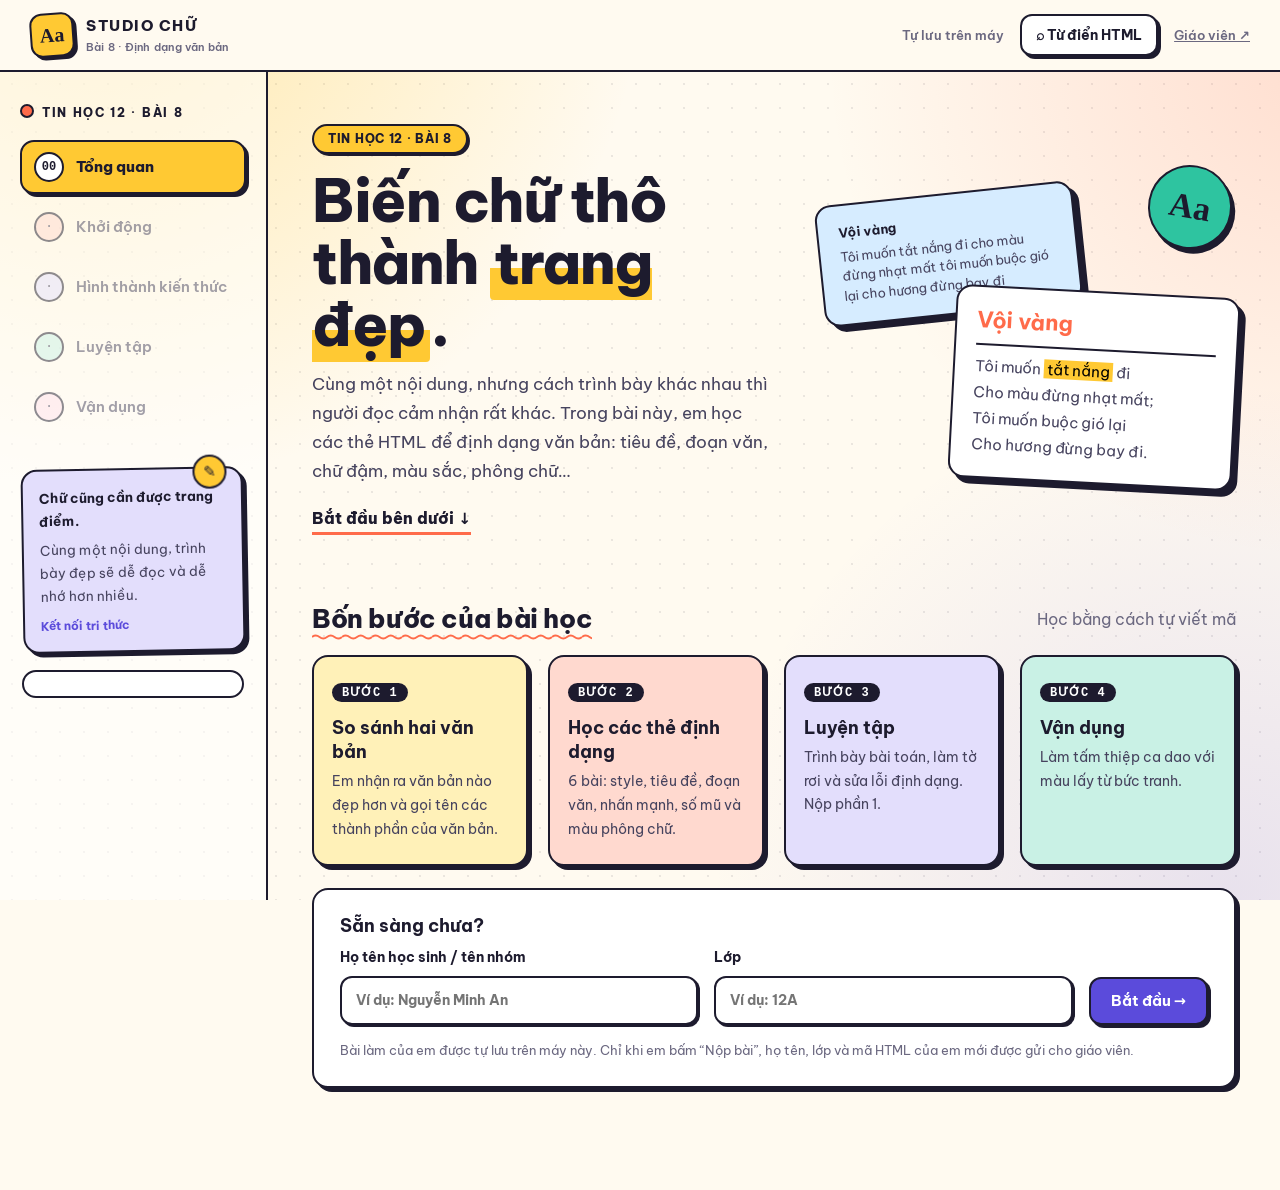
<file: index.html>
<!doctype html>
<html lang="vi">
<head>
<meta charset="utf-8">
<meta name="viewport" content="width=device-width,initial-scale=1">
<meta name="theme-color" content="#fffaf0">
<meta name="description" content="Bài 8 Tin học 12: Định dạng văn bản bằng HTML">
<link rel="icon" href="assets/favicon.svg" type="image/svg+xml">
<title>Bài 8 · Định dạng văn bản</title>
<link rel="stylesheet" href="css/style.css">
<link rel="preconnect" href="https://www.gstatic.com">
</head>
<body>
<header class="topbar">
  <a class="brand" href="#home"><span class="brand-mark">Aa</span><span>STUDIO CHỮ <small>Bài 8 · Định dạng văn bản</small></span></a>
  <div class="top-actions"><span id="save-status">Tự lưu trên máy</span><button id="dictionary-button" class="secondary">⌕ Từ điển HTML</button><a href="teacher.html" class="teacher-link">Giáo viên ↗</a></div>
</header>
<div class="shell">
  <aside class="sidebar">
    <div class="eyebrow">TIN HỌC 12 · BÀI 8</div>
    <nav id="steps" aria-label="Tiến trình bài học"></nav>
    <div class="sidebar-note"><strong>Chữ cũng cần được trang điểm.</strong><p>Cùng một nội dung, trình bày đẹp sẽ dễ đọc và dễ nhớ hơn nhiều.</p><span>Kết nối tri thức</span></div>
    <div id="student-badge"></div>
  </aside>
  <main id="main" tabindex="-1"></main>
</div>
<dialog id="dictionary">
  <div class="dialog-head"><div><span class="eyebrow">TRA CỨU NHANH</span><h2>Từ điển HTML</h2></div><button id="close-dictionary" aria-label="Đóng từ điển">✕</button></div>
  <label for="dictionary-search">Tìm thẻ hoặc thuộc tính</label>
  <input id="dictionary-search" type="search" placeholder="Ví dụ: style, màu, tiêu đề, br…">
  <div id="dictionary-results"></div>
</dialog>
<div id="toast" role="status" aria-live="polite"></div>
<script src="js/lesson-config.js"></script>
<script src="js/firebase-config.js"></script>
<script src="js/storage.js"></script>
<script src="js/validators.js"></script>
<script src="js/editor.js"></script>
<script src="js/api.js"></script>
<script src="js/activity.js"></script>
<script src="js/learning.js"></script>
<script src="js/practice.js"></script>
<script src="js/final.js"></script>
<script src="js/app.js"></script>
</body>
</html>
</file>
<file: css/style.css>
@import url('./fonts.css');

/* =====================================================================
   STUDIO CHỮ · giao diện bài 8
   Ý tưởng: tờ giấy kem có chấm, viền mực đậm, bóng đổ cứng, màu như bút dạ.
   ===================================================================== */
:root{
  --paper:#fffaf0;--card:#fff;--ink:#1d1b2e;--ink-2:#46435e;--muted:#6b6880;
  --yellow:#ffc933;--yellow-soft:#fff1b8;--coral:#ff6b4a;--coral-soft:#ffd9cf;
  --indigo:#5b4bdb;--indigo-soft:#e3defc;--mint:#2ec4a0;--mint-soft:#c9f1e5;--pink:#ff8fb1;--pink-soft:#ffe0ea;--sky:#6ec3ff;--sky-soft:#d6ecff;
  --radius:16px;--bd:2px solid var(--ink);--hard:4px 4px 0 var(--ink);--hard-lg:6px 6px 0 var(--ink);
  --font:'Be Vietnam Pro',system-ui,Arial,sans-serif;--mono:Consolas,'Cascadia Code',monospace;
}
*{box-sizing:border-box}
html{scroll-behavior:smooth;-webkit-text-size-adjust:100%;text-size-adjust:100%}
body{
  margin:0;color:var(--ink);font:15.5px/1.7 var(--font);-webkit-font-smoothing:antialiased;
  background:
    radial-gradient(circle at 8% -6%,rgba(255,201,51,.38) 0,transparent 36%),
    radial-gradient(circle at 104% 6%,rgba(255,107,74,.2) 0,transparent 32%),
    radial-gradient(circle at 96% 100%,rgba(91,75,219,.14) 0,transparent 34%),
    radial-gradient(rgba(29,27,46,.09) 1.2px,transparent 1.2px) 0 0/24px 24px,
    var(--paper);
  background-attachment:fixed;
}
button,input,textarea,select{font:inherit;color:inherit}
:focus-visible{outline:3px solid var(--indigo);outline-offset:3px;border-radius:6px}
::selection{background:var(--yellow)}

/* ---------- Chữ ---------- */
h1{font-size:clamp(30px,4vw,48px);line-height:1.12;letter-spacing:-.025em;margin:8px 0 14px;font-weight:800}
h2{font-size:26px;line-height:1.25;letter-spacing:-.015em;margin:0 0 12px;font-weight:800}
h3{font-size:18px;line-height:1.35;margin:0 0 8px;font-weight:700}
h4{margin:0 0 8px;font-size:14px}
p{margin:0 0 14px}
a{color:var(--indigo);font-weight:600}
.muted{color:var(--muted)}
.lead{font-size:17px;color:var(--ink-2);max-width:760px;margin:0 0 22px}
.eyebrow{display:inline-block;font-size:12px;font-weight:800;letter-spacing:.14em;text-transform:uppercase;color:var(--ink)}
.eyebrow::before{content:'';display:inline-block;width:10px;height:10px;border-radius:50%;background:var(--coral);border:2px solid var(--ink);margin-right:8px;vertical-align:-1px}
.tag{display:inline-block;font-size:12px;font-weight:800;letter-spacing:.06em;background:var(--yellow);border:var(--bd);border-radius:999px;padding:3px 14px;box-shadow:2px 2px 0 var(--ink)}
code{font-family:var(--mono);font-size:.9em;background:var(--yellow-soft);border-radius:5px;padding:1px 6px;color:var(--ink)}
pre{white-space:pre-wrap;overflow-wrap:anywhere;margin:0}

/* ---------- Nút ---------- */
button{
  border:var(--bd);background:var(--indigo);color:#fff;padding:10px 20px;border-radius:12px;cursor:pointer;font-weight:700;font-size:14.5px;
  box-shadow:3px 3px 0 var(--ink);transition:transform .08s,box-shadow .08s,background .15s;
}
button:hover:not(:disabled){transform:translate(-1px,-1px);box-shadow:5px 5px 0 var(--ink)}
button:active:not(:disabled){transform:translate(2px,2px);box-shadow:1px 1px 0 var(--ink)}
button:disabled,button[aria-disabled="true"]{opacity:.45;cursor:not-allowed;box-shadow:none}
button.secondary,.secondary{background:#fff;color:var(--ink)}
button.secondary:hover:not(:disabled){background:var(--yellow-soft)}
button.danger{background:#fff;color:#c4261d;box-shadow:3px 3px 0 #c4261d;border-color:#c4261d}
button.danger:hover:not(:disabled){background:var(--coral-soft);box-shadow:5px 5px 0 #c4261d}

/* ---------- Biểu mẫu ---------- */
label{display:block;font-size:14px;font-weight:700}
input,select{display:block;width:100%;padding:11px 14px;border:var(--bd);border-radius:12px;background:#fff;margin-top:6px;box-shadow:2px 2px 0 var(--ink)}
input:focus,select:focus,textarea:focus{outline:none;box-shadow:3px 3px 0 var(--indigo);border-color:var(--indigo)}

/* ---------- Khung trang ---------- */
.topbar{position:sticky;top:0;z-index:30;height:72px;display:flex;justify-content:space-between;align-items:center;padding:0 30px;background:var(--paper);border-bottom:var(--bd)}
.brand{display:flex;gap:12px;align-items:center;text-decoration:none;color:var(--ink);font-weight:800;letter-spacing:.1em;font-size:15px}
.brand small{display:block;font-size:11px;color:var(--muted);font-weight:600;letter-spacing:.02em}
.brand-mark{display:grid;place-items:center;width:44px;height:44px;background:var(--yellow);border:var(--bd);border-radius:12px;box-shadow:3px 3px 0 var(--ink);font:800 20px Georgia,serif;letter-spacing:0;transform:rotate(-4deg)}
.top-actions{display:flex;align-items:center;gap:16px}
.top-actions>span,.teacher-link{font-size:13px;color:var(--muted);font-weight:600}
.top-actions button{padding:8px 14px;font-size:13.5px}
.shell{display:grid;grid-template-columns:268px minmax(0,1fr);max-width:1500px;margin:0 auto;min-height:calc(100dvh - 72px)}
.sidebar{position:sticky;top:72px;align-self:start;height:calc(100dvh - 72px);overflow:auto;padding:26px 20px;border-right:var(--bd);background:rgba(255,255,255,.55)}
main{padding:34px 44px 80px;min-width:0;max-width:1200px}
nav{margin-top:16px}
nav a{display:flex;gap:12px;align-items:center;text-decoration:none;color:var(--ink-2);padding:10px 12px;margin:6px 0;border:2px solid transparent;border-radius:14px;font-size:14.5px;font-weight:600;transition:background .15s}
nav a:hover{background:rgba(255,201,51,.28)}
nav a.active{background:var(--yellow);border-color:var(--ink);box-shadow:3px 3px 0 var(--ink);color:var(--ink);font-weight:800}
nav a.locked{opacity:.5}
nav .num{display:grid;place-items:center;flex:none;width:30px;height:30px;border:var(--bd);border-radius:50%;background:#fff;font:700 12px var(--mono)}
nav a:nth-child(2) .num{background:var(--coral-soft)}nav a:nth-child(3) .num{background:var(--indigo-soft)}nav a:nth-child(4) .num{background:var(--mint-soft)}nav a:nth-child(5) .num{background:var(--pink-soft)}
.sidebar-note{position:relative;margin:34px 2px 18px;padding:16px 16px 14px;background:var(--indigo-soft);border:var(--bd);border-radius:var(--radius);box-shadow:var(--hard);font-size:13.5px;transform:rotate(-1deg)}
.sidebar-note::before{content:'✎';position:absolute;top:-14px;right:14px;display:grid;place-items:center;width:30px;height:30px;background:var(--yellow);border:var(--bd);border-radius:50%;font-size:15px}
.sidebar-note p{color:var(--ink-2);margin:6px 0}
.sidebar-note span{font-size:12px;font-weight:700;color:var(--indigo)}
#student-badge{margin:18px 2px;padding:12px 14px;background:#fff;border:var(--bd);border-radius:14px;font-size:13.5px;line-height:1.5}
#student-badge button{margin-top:10px;padding:5px 10px;font-size:12px;box-shadow:2px 2px 0 var(--ink)}
@media(prefers-reduced-motion:no-preference){main{animation:rise .3s ease}@keyframes rise{from{opacity:.4;transform:translateY(10px)}to{opacity:1;transform:none}}}

/* ---------- Thẻ ---------- */
.panel{background:var(--card);border:var(--bd);border-radius:var(--radius);box-shadow:var(--hard);padding:24px 26px;margin:22px 0}
.section-head{display:flex;justify-content:space-between;gap:20px;align-items:center;margin:34px 0 20px}
.section-head h2{margin:0;position:relative;display:inline-block}
.section-head h2::after{content:'';position:absolute;left:0;right:0;bottom:-6px;height:8px;background:url("data:image/svg+xml,%3Csvg xmlns='http://www.w3.org/2000/svg' viewBox='0 0 40 8'%3E%3Cpath d='M0 4 Q5 0 10 4 T20 4 T30 4 T40 4' fill='none' stroke='%23ff6b4a' stroke-width='2.5'/%3E%3C/svg%3E") repeat-x;background-size:30px 8px}
.connection{font-size:13px;color:var(--muted);margin:14px 0 0}
.join{display:flex;gap:16px;align-items:end;flex-wrap:wrap}
.join label{flex:1;min-width:190px}
details summary{cursor:pointer;font-weight:700}
#login-hint{display:block;margin-top:6px;font-weight:600;min-height:1.2em}

/* ---------- Trang chủ ---------- */
.hero{display:grid;grid-template-columns:1.1fr 1fr;gap:48px;align-items:center;padding:18px 0 34px}
.hero h1{font-size:clamp(36px,4.6vw,60px);line-height:1.05;margin-top:16px}
.hero h1 em{font-style:normal;background:linear-gradient(transparent 58%,var(--yellow) 58%);padding:0 4px;border-radius:4px}
.hero p{font-size:17px;color:var(--ink-2);max-width:520px}
.hero-link{display:inline-block;margin-top:6px;color:var(--ink);text-decoration:none;font-weight:800;border-bottom:3px solid var(--coral)}
.hero-art{position:relative;height:320px}
.art-card{position:absolute;background:#fff;border:var(--bd);border-radius:var(--radius);box-shadow:var(--hard-lg);padding:18px 20px}
.art-card.back{left:0;top:24px;width:62%;transform:rotate(-6deg);background:var(--sky-soft);font-size:13px;line-height:1.5}
.art-card.back b{display:block;margin-bottom:4px}
.art-card.back span{color:var(--ink-2)}
.art-card.front{right:0;bottom:6px;width:68%;transform:rotate(3deg);background:#fff}
.art-card.front h3{font-size:22px;color:var(--coral);font-family:Tahoma,var(--font);margin-bottom:2px}
.art-card.front hr{border:0;border-top:2px solid var(--ink);margin:8px 0}
.art-card.front p{margin:0;line-height:1.75;font-size:15px}
.art-card mark{background:var(--yellow);padding:0 3px}
.art-aa{position:absolute;right:4px;top:-4px;display:grid;place-items:center;width:84px;height:84px;background:var(--mint);border:var(--bd);border-radius:50%;box-shadow:var(--hard);font:800 34px Georgia,serif;transform:rotate(10deg)}
.journey{display:grid;grid-template-columns:repeat(4,1fr);gap:20px}
.journey article{border:var(--bd);border-radius:var(--radius);box-shadow:var(--hard);padding:20px 18px 8px;transition:transform .15s}
.journey article:hover{transform:translateY(-4px) rotate(-.6deg)}
.journey .step-1{background:var(--yellow-soft)}.journey .step-2{background:var(--coral-soft)}.journey .step-3{background:var(--indigo-soft)}.journey .step-4{background:var(--mint-soft)}
.journey article span{display:inline-block;font:800 12px var(--mono);background:var(--ink);color:#fff;border-radius:999px;padding:2px 10px;letter-spacing:.08em}
.journey h3{margin:12px 0 6px;font-size:18px}
.journey p{font-size:14px;color:var(--ink-2)}

/* ---------- Khởi động: so sánh hai văn bản ---------- */
.compare{display:grid;grid-template-columns:1fr 1fr;gap:26px;margin:8px 0 26px}
.doc{position:relative;border:var(--bd);border-radius:var(--radius);box-shadow:var(--hard);background:#fff;padding:30px 24px 22px;display:flex;flex-direction:column;gap:18px}
.doc-tag{position:absolute;top:-16px;left:18px;display:grid;place-items:center;width:38px;height:38px;border:var(--bd);border-radius:50%;background:var(--yellow);font-weight:800}
.doc.raw .doc-body{font:13px/1.45 Arial,sans-serif;color:#333}
.doc.fancy{background:#fffdf5}
.doc.fancy .doc-body h3{font-size:24px;color:var(--coral);font-family:Tahoma,var(--font);margin:0}
.doc.fancy .doc-body hr{border:0;border-top:2px solid var(--ink);margin:10px 0}
.doc.fancy .doc-body p{line-height:1.9;font-size:16px}
.vote{align-self:flex-start;margin-top:auto}
.vote.chosen{background:var(--mint);color:var(--ink)}
.part{border-radius:8px;cursor:pointer;outline:2px dashed transparent;outline-offset:3px;transition:outline-color .15s,background .15s}
.part:hover{outline-color:var(--indigo)}
.part.on{outline:2px solid var(--indigo);background:var(--indigo-soft)}
.part{position:relative}
.part.hl{background:var(--yellow);padding:0 6px;font-weight:700}
.part::after{content:attr(data-n);position:absolute;top:-10px;right:-10px;display:grid;place-items:center;width:26px;height:26px;border:var(--bd);border-radius:50%;background:var(--coral);color:#fff;font:800 13px var(--font);box-shadow:2px 2px 0 var(--ink);animation:ping 1.6s ease-in-out infinite}
.part.found::after{content:'✓';background:var(--mint);color:var(--ink);animation:none}
.part:not(.found){outline:2px dashed var(--coral);outline-offset:4px}
@keyframes ping{0%,100%{transform:scale(1)}50%{transform:scale(1.18)}}
@media(prefers-reduced-motion:reduce){.part::after{animation:none}}
.part-note{margin-top:10px;min-height:1.7em;font-weight:700;color:var(--indigo)}
.reason-list{margin:6px 0 10px 4px;padding:0;list-style:none}
.reason-list li{position:relative;padding:4px 0 4px 30px}
.reason-list li::before{content:'✓';position:absolute;left:0;top:5px;display:grid;place-items:center;width:20px;height:20px;border:var(--bd);border-radius:50%;background:var(--mint);font-size:12px;font-weight:800}

/* ---------- Hoạt động ---------- */
.activity-tabs{display:flex;gap:8px;flex-wrap:wrap;margin:16px 0 22px}
.activity-tabs button{background:#fff;color:var(--ink);font-size:13px;padding:7px 14px;border-radius:999px;box-shadow:2px 2px 0 var(--ink);font-weight:600}
.activity-tabs button.current{background:var(--yellow);font-weight:800}
.lesson-card{position:relative;background:#fff;border:var(--bd);border-radius:var(--radius);box-shadow:var(--hard);padding:26px 26px 22px;margin:20px 0}
.card-label{position:absolute;top:-14px;left:20px;background:var(--coral);color:#fff;border:var(--bd);border-radius:999px;padding:2px 14px;font-size:12px;font-weight:800;letter-spacing:.12em}
.target-card .card-label{background:var(--mint);color:var(--ink)}
.target-card iframe{width:100%;border:var(--bd);border-radius:12px;background:#fff;margin-top:6px}
.knowledge{display:grid;grid-template-columns:minmax(0,1.25fr) minmax(0,1fr);gap:28px;align-items:start}
.knowledge iframe{width:100%;background:#fff;border:var(--bd);border-radius:12px;margin-top:6px}
.effect{margin:14px 0 0;padding:10px 14px;background:var(--mint-soft);border:var(--bd);border-radius:12px;font-size:14px;line-height:1.6}
pre.sample{background:var(--paper);padding:16px 18px;border:var(--bd);border-radius:12px;font:14px/2 var(--mono)}
.seg{border-radius:5px;padding:2px 3px}
.c1{background:var(--sky)}.c2{background:var(--yellow)}.c3{background:var(--mint-soft)}.c4{background:var(--pink)}.c5{background:#cbbcff}
.legend-title{margin:20px 0 10px;font-size:14px}
.legend{list-style:none;margin:0;padding:0;display:grid;gap:10px}
.legend li{display:flex;gap:12px;align-items:flex-start;line-height:1.55;font-size:14px}
.legend li>div{display:flex;flex-direction:column;gap:3px}
.legend li>div span{color:var(--ink-2)}
.legend code{background:transparent;padding:0;font-weight:800;word-break:break-all}
.dot{display:inline-block;width:18px;height:18px;border:var(--bd);border-radius:6px;flex:none;margin-top:3px}
.tip{background:var(--yellow-soft);border:var(--bd);border-radius:var(--radius);box-shadow:var(--hard);padding:16px 22px;margin:22px 0}
.tip>strong{display:inline-block;background:var(--ink);color:#fff;border-radius:999px;padding:1px 14px;font-size:13px;margin-bottom:6px}
.task-list{margin:6px 0 0;padding-left:22px}
.task-list li{margin:5px 0;line-height:1.6}
.task-list li::marker{color:var(--coral);font-weight:800}
.workspace{display:grid;grid-template-columns:minmax(0,1fr) minmax(0,1fr);border:var(--bd);border-radius:var(--radius);overflow:hidden;background:#fff;margin-top:20px;box-shadow:var(--hard-lg)}
.editor-side{min-width:0;background:var(--ink);color:#fff}
.pane-head{padding:10px 16px;font-size:12px;font-weight:700;letter-spacing:.05em;display:flex;justify-content:space-between;gap:10px;background:var(--ink-2);color:#fff;border-bottom:var(--bd)}
.preview-side{min-width:0;border-left:var(--bd)}
.preview-side .pane-head{background:var(--yellow);color:var(--ink)}
.code-wrap{display:flex;min-height:330px}
.lines{white-space:pre;text-align:right;font:13px/1.8 var(--mono);padding:16px 10px;color:#8a86b3;background:#14122a;user-select:none}
.code-wrap textarea{width:100%;resize:vertical;white-space:pre;overflow:auto;min-height:330px;background:transparent;color:#ffe9b0;border:0;padding:16px 14px;font:14px/1.8 var(--mono);tab-size:2;outline:none;box-shadow:none}
.preview-side iframe{width:100%;height:372px;border:0;background:#fff;display:block}
.actions{display:flex;align-items:center;gap:14px;flex-wrap:wrap;margin:20px 0}
.feedback{border:var(--bd);border-radius:14px;background:var(--yellow-soft);padding:14px 18px;margin:14px 0;font-weight:600}
.feedback.good{background:var(--mint-soft)}
.checks{padding:0;margin:12px 0;list-style:none}
.checks li{position:relative;padding:6px 0 6px 34px;font-size:14.5px}
.checks li::before{content:'';position:absolute;left:0;top:7px;width:22px;height:22px;border:var(--bd);border-radius:7px;background:#fff}
.checks li.ok::before{content:'✓';display:grid;place-items:center;background:var(--mint);font-weight:800;font-size:14px}
.next-banner{display:flex;align-items:center;justify-content:space-between;gap:14px;flex-wrap:wrap;background:var(--mint-soft);border:var(--bd);border-radius:14px;box-shadow:3px 3px 0 var(--ink);padding:12px 18px;margin:14px 0;font-weight:600}
.next-banner .actions{margin:0}
.next-banner.end{display:block;padding:20px 24px;margin:24px 0;background:var(--yellow-soft)}
.next-banner.end p{margin:6px 0 14px;font-weight:500}
.next-banner.end #submit-status{margin-top:10px;font-weight:700}
.review-list{display:flex;flex-wrap:wrap;gap:10px;margin-top:8px}
a.review-link{display:inline-flex;align-items:center;gap:10px;padding:8px 16px;border:var(--bd);border-radius:999px;background:#fff;color:var(--ink);text-decoration:none;font-weight:600;box-shadow:2px 2px 0 var(--ink)}
a.review-link b{display:grid;place-items:center;width:24px;height:24px;border-radius:50%;background:var(--yellow);border:2px solid var(--ink);font-size:12px}
a.review-link:hover{background:var(--yellow-soft)}
#submit-status,#warm-result{line-height:1.6}

/* ---------- Vận dụng: đề bài và công cụ lấy màu ---------- */
ol.task-steps{margin:10px 0 14px 4px;padding-left:24px}
ol.task-steps li{margin:8px 0;line-height:1.65}
ol.task-steps li::marker{font-weight:800;color:var(--coral)}
.picker{background:var(--sky-soft);position:relative;padding-top:30px}
.picker .card-label{background:var(--indigo)}
.picker-grid{display:grid;grid-template-columns:minmax(0,340px) 1fr;gap:28px;align-items:center}
#scene{width:100%;height:auto;border:var(--bd);border-radius:14px;box-shadow:var(--hard);background:#fff;display:block}
#scene [data-color]{transition:filter .15s}
#scene [data-color]:hover{filter:brightness(1.08) drop-shadow(0 0 4px rgba(0,0,0,.35))}
.picked{display:flex;align-items:center;gap:14px;padding:12px 16px;background:#fff;border:var(--bd);border-radius:14px;margin:12px 0}
.swatch{display:inline-block;width:46px;height:46px;border:var(--bd);border-radius:12px;background:repeating-conic-gradient(#ddd 0 25%,#fff 0 50%) 50%/12px 12px;flex:none}
.picked code{font-size:15px;font-weight:700}

/* ---------- Hộp thoại, thông báo ---------- */
dialog{width:min(620px,94vw);max-height:86dvh;border:var(--bd);border-radius:20px;padding:28px;color:var(--ink);background:var(--paper);box-shadow:var(--hard-lg)}
dialog::backdrop{background:rgba(29,27,46,.55);backdrop-filter:blur(3px)}
.dialog-head{display:flex;justify-content:space-between;align-items:center;gap:12px}
.dialog-head h2{margin:4px 0 16px}
.dialog-head button{padding:6px 12px;background:var(--coral);box-shadow:2px 2px 0 var(--ink)}
.dict-entry{border-bottom:2px dashed rgba(29,27,46,.25);padding:16px 0}
.dict-entry strong{display:inline-block;background:var(--yellow);border:var(--bd);border-radius:8px;padding:0 10px;font-family:var(--mono)}
.dict-entry p{font-size:14px;margin:8px 0}
.dict-entry pre{font:13px/1.7 var(--mono);background:#fff;border:var(--bd);border-radius:10px;padding:10px 12px}
#toast{position:fixed;bottom:28px;left:50%;transform:translateX(-50%);background:var(--ink);color:#fff;padding:13px 22px;border:var(--bd);border-radius:14px;box-shadow:4px 4px 0 var(--yellow);max-width:90vw;z-index:50;display:none;font-weight:600}
#toast.show{display:block}

/* ---------- Trang giáo viên ---------- */
.teacher-main{max-width:1150px;margin:0 auto;padding:40px 28px 80px}
.student-row{display:flex;justify-content:space-between;gap:20px;align-items:center;padding:14px 0;border-bottom:2px dashed rgba(29,27,46,.2)}
.student-row:last-child{border-bottom:0}
.student-row button{font-size:13px;padding:7px 14px}
.row-actions{display:flex;gap:10px;flex-wrap:wrap}
.panel pre{background:var(--paper);border:var(--bd);border-radius:10px;padding:12px;font:13px/1.7 var(--mono)}

/* ---------- Máy tính bảng ---------- */
@media(max-width:1100px){
  main{padding:28px 24px 64px}
  .shell{grid-template-columns:216px 1fr}
  .sidebar{padding:20px 12px}
  .topbar{padding:0 18px}
  .hero{gap:26px}
  .journey{grid-template-columns:repeat(2,1fr)}
}
/* ---------- Điện thoại ---------- */
@media(max-width:760px){
  body{font-size:14.5px}
  .topbar{height:auto;min-height:64px;padding:10px 14px;gap:10px}
  .top-actions{gap:8px}
  .top-actions>span,.teacher-link,.brand small{display:none}
  .top-actions button{font-size:12.5px;padding:8px 12px}
  .brand{font-size:13px}
  .brand-mark{width:38px;height:38px;font-size:17px}
  .shell{display:block}
  .sidebar{position:static;height:auto;padding:8px 12px;border-right:0;border-bottom:var(--bd);background:var(--paper);overflow:visible}
  .sidebar>.eyebrow,.sidebar-note,#student-badge{display:none}
  nav{margin:0;display:flex;overflow:auto;gap:4px;padding:4px 2px 8px}
  nav a{white-space:nowrap;padding:7px 12px;font-size:13px;margin:0}
  nav .num{display:none}
  main{padding:22px 16px 60px}
  .hero,.knowledge,.workspace,.compare,.picker-grid{grid-template-columns:1fr}
  .hero{padding-top:0}.hero-art{height:290px}
  .journey{grid-template-columns:1fr}
  .panel,.lesson-card{padding:20px 18px}
  .preview-side{border-left:0;border-top:var(--bd)}
  .section-head{align-items:flex-start;flex-direction:column;gap:8px}
  .student-row{align-items:flex-start;flex-direction:column}
  .join{align-items:stretch}.join label{min-width:100%}
}

/* =====================================================================
   ĐIỆN THOẠI (≤ 760px): chạm dễ, đọc dễ, không tràn ngang
   ===================================================================== */
@media(max-width:760px){
  :root{--hard:3px 3px 0 var(--ink);--hard-lg:4px 4px 0 var(--ink)}
  .topbar{height:64px;padding:0 14px}
  /* thanh bước dính ngay dưới thanh trên để đổi phần mà không phải cuộn lên */
  .sidebar{position:sticky;top:64px;z-index:25;padding:6px 10px 2px;border-bottom:var(--bd)}
  nav{padding:2px 0 6px;scrollbar-width:none;-webkit-overflow-scrolling:touch}
  nav::-webkit-scrollbar{display:none}
  nav a{min-height:40px}
  main{padding:20px 14px 72px}
  h1{font-size:clamp(27px,8vw,34px)}
  .hero h1{font-size:clamp(34px,10.5vw,44px)}
  .lead,.hero p{font-size:16px}
  .hero-art{height:260px}
  .art-aa{width:66px;height:66px;font-size:26px}
  .art-card.front h3{font-size:19px}
  /* nút to hơn để chạm bằng ngón tay */
  button{min-height:46px;padding:10px 18px;font-size:15px}
  .top-actions button{min-height:42px}
  .activity-tabs{flex-wrap:nowrap;overflow-x:auto;margin:12px -14px 18px;padding:2px 14px 8px;scrollbar-width:none}
  .activity-tabs::-webkit-scrollbar{display:none}
  .activity-tabs button{flex:none;min-height:40px;padding:6px 14px}
  .actions{gap:10px}.actions button{flex:1 1 100%}
  .next-banner{flex-direction:column;align-items:stretch}
  .next-banner .actions button{flex:1 1 100%}
  .next-banner.end{padding:16px}
  .join button,.vote{width:100%}
  /* ô nhập 16px để iPhone không tự phóng to khi chạm */
  input,select,textarea,.code-wrap textarea{font-size:16px}
  .code-wrap{min-height:230px}
  .code-wrap textarea{min-height:230px;padding:14px 12px;line-height:1.7}
  .lines{padding:14px 8px;font-size:13px;line-height:1.7}
  .preview-side iframe{height:250px}
  .knowledge iframe{max-height:none}
  .lesson-card{padding:22px 16px 18px}
  pre.sample{padding:12px 14px;font-size:13.5px}
  .tip{padding:14px 16px}
  .doc{padding:28px 18px 18px}
  .picker-grid{gap:18px}
  dialog{width:calc(100vw - 20px);padding:20px 16px;max-height:90dvh}
  .dict-entry pre{overflow-x:auto;white-space:pre}
  #toast{bottom:calc(18px + env(safe-area-inset-bottom));width:calc(100vw - 28px);text-align:center}
  .row-actions{width:100%}.row-actions button{flex:1}
  .sidebar-note{display:none}
  .teacher-main{padding:26px 14px 72px}
}
@media(max-width:400px){
  .brand{letter-spacing:.04em}
  .brand span:not(.brand-mark){font-size:12.5px}
  .top-actions button{padding:6px 10px;font-size:12.5px}
  .journey article{padding:16px 14px 6px}
  .compare{gap:30px}
}

/* Thanh tiến độ dính cuối màn hình ở phần Khởi động: luôn thấy mình đang ở bước nào và nút Tiếp tục */
.warm-bar{position:sticky;bottom:12px;z-index:20;display:flex;align-items:center;justify-content:space-between;gap:16px;background:#fff;border:var(--bd);border-radius:16px;box-shadow:var(--hard-lg);padding:12px 16px;margin:22px 0 0}
.warm-bar.ready{background:var(--mint-soft)}
.warm-msg{display:flex;align-items:center;gap:12px;min-width:0;font-weight:600;line-height:1.45}
.warm-count{display:grid;place-items:center;flex:none;min-width:52px;height:38px;padding:0 10px;background:var(--yellow);border:var(--bd);border-radius:12px;font-size:15px}
.warm-bar.ready .warm-count{background:var(--mint)}
.warm-bar button{flex:none}
.warm-bar.ready button{animation:nudge 1.4s ease-in-out infinite}
@keyframes nudge{0%,100%{transform:translateY(0)}50%{transform:translateY(-3px)}}
@media(prefers-reduced-motion:reduce){.warm-bar.ready button{animation:none}}
@media(max-width:760px){
  .warm-bar{bottom:calc(8px + env(safe-area-inset-bottom));gap:10px;padding:9px 10px;border-radius:14px}
  .warm-bar button{width:auto;min-width:104px;padding:8px 12px}
  .warm-msg{font-size:13px;gap:8px;line-height:1.35}
  .warm-count{min-width:44px;height:34px;font-size:13px}
}

/* Nút đặt lại trong khung soạn mã và hộp thoại cảnh báo */
.pane-tools{display:flex;align-items:center;gap:12px}
.reset-btn{min-height:0;padding:3px 12px;font-size:12.5px;background:#fff;color:var(--ink);border-radius:999px;box-shadow:2px 2px 0 var(--ink)}
.reset-btn:hover:not(:disabled){background:var(--coral-soft)}
.confirm-dialog{width:min(430px,calc(100vw - 28px));padding:24px;border:var(--bd);border-radius:20px;background:var(--paper);box-shadow:var(--hard-lg);color:var(--ink)}
.confirm-dialog::backdrop{background:rgba(29,27,46,.55);backdrop-filter:blur(3px)}
.confirm-dialog h3{font-size:19px;margin-bottom:8px}
.confirm-dialog p{color:var(--ink-2);margin-bottom:18px}
.confirm-dialog .actions{margin:0;justify-content:flex-end}
button.danger-fill{background:var(--coral);color:#fff}
@media(max-width:760px){
  .pane-label{display:none}
  .reset-btn{min-height:38px;padding:4px 16px}
  .confirm-dialog .actions button{flex:1 1 100%}
}

.confirm-dialog{overflow:visible}
</file>
